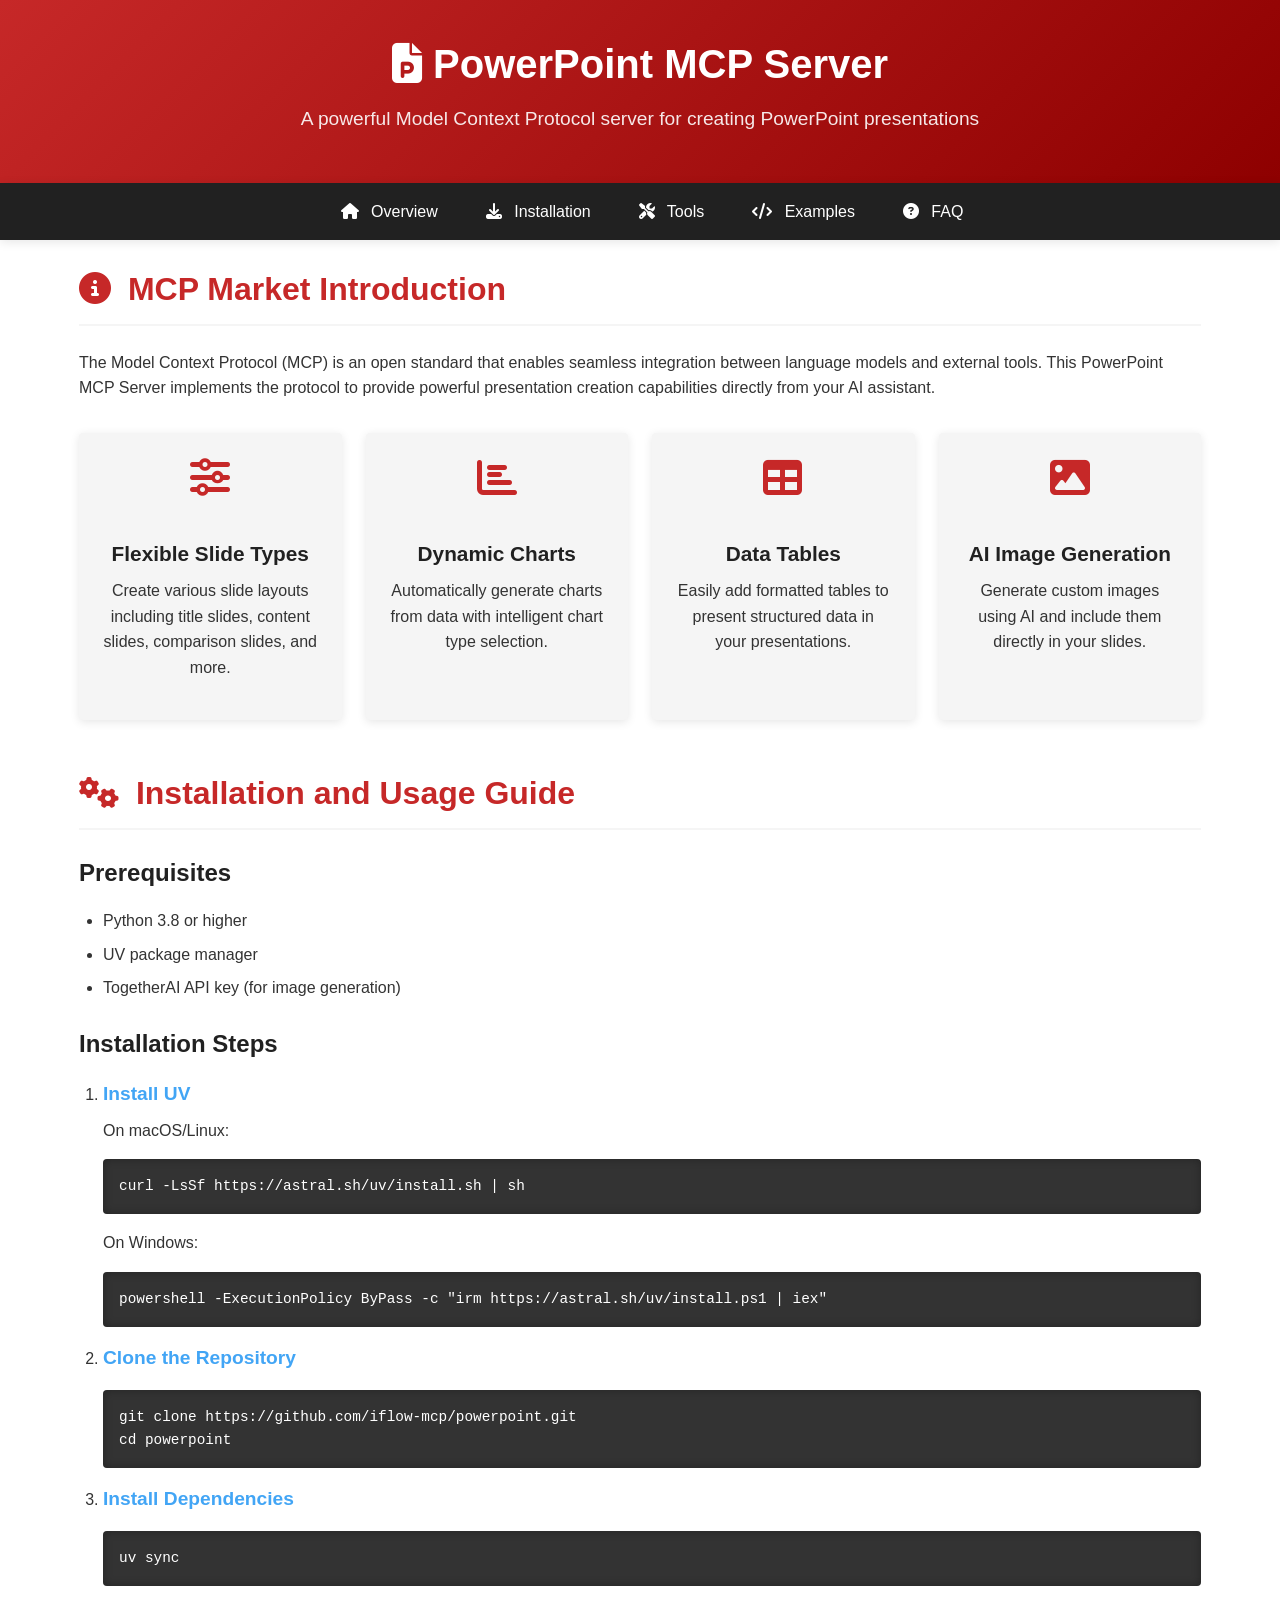
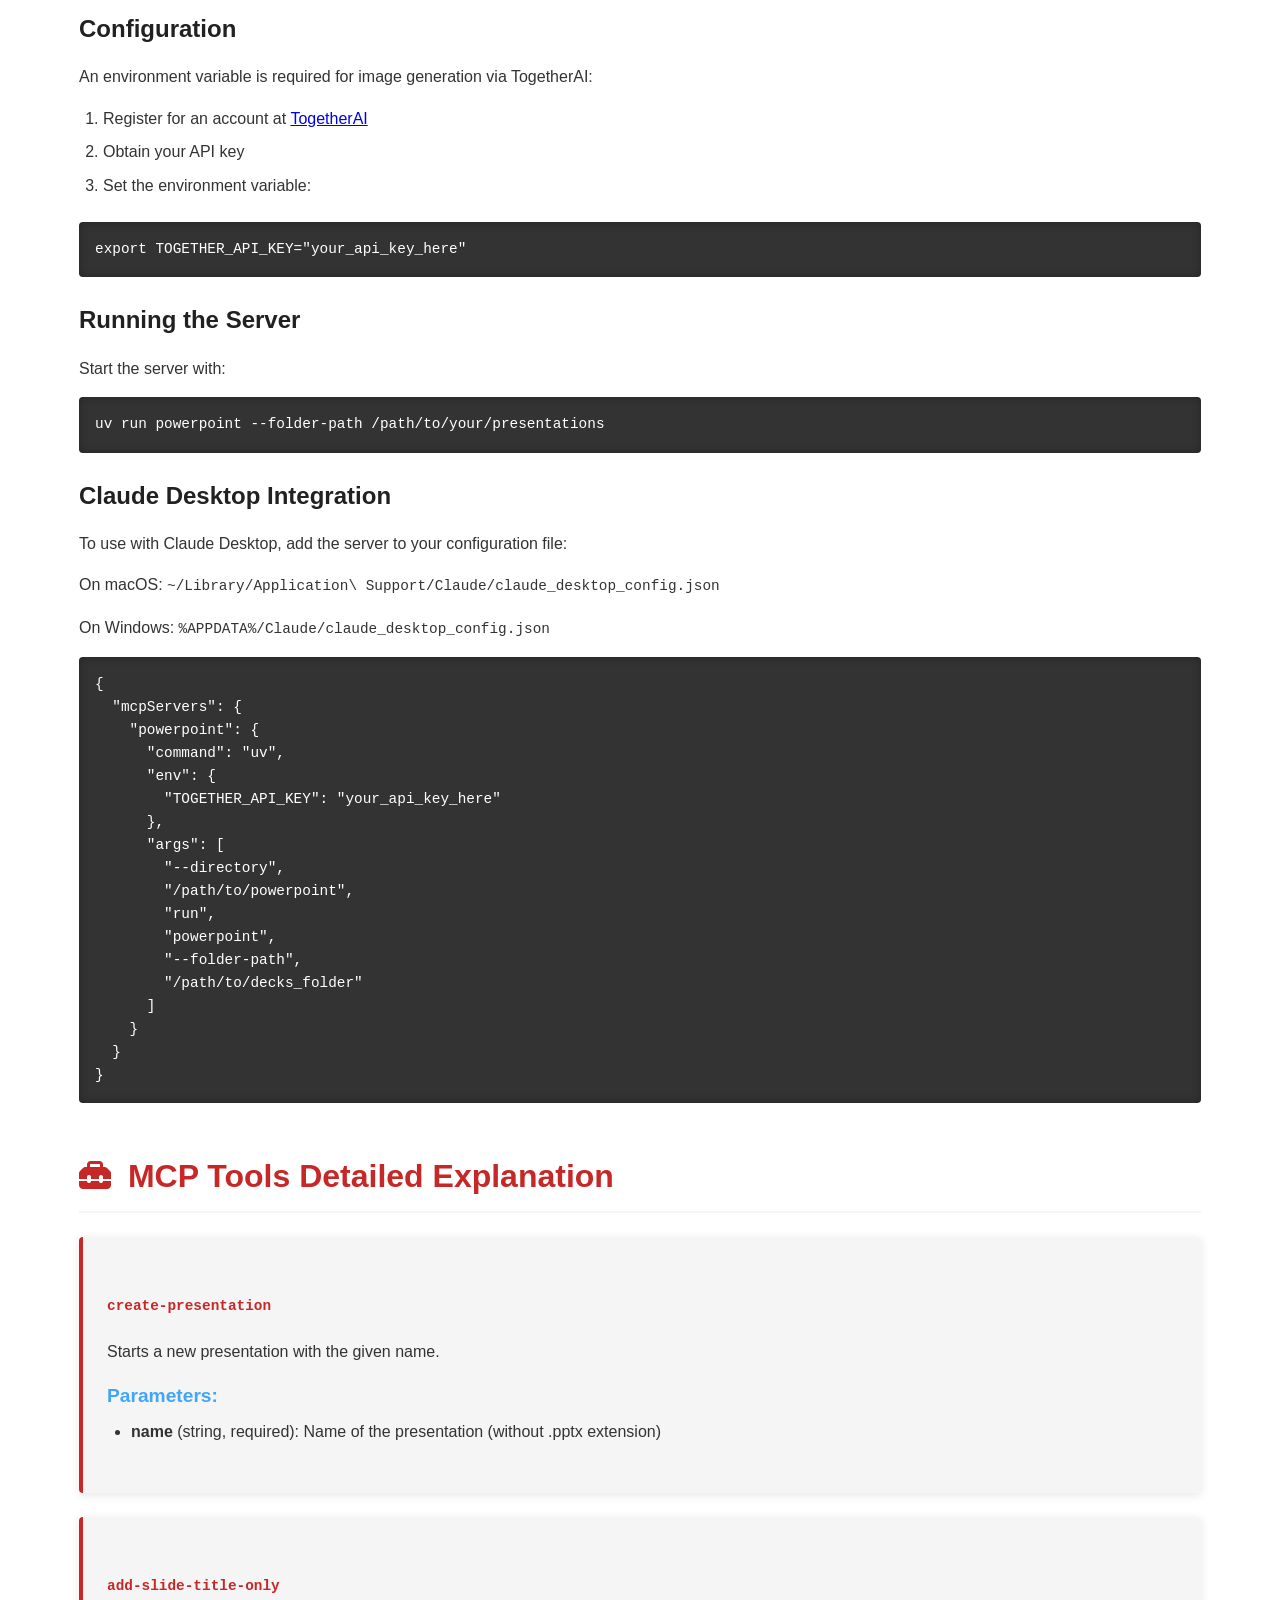
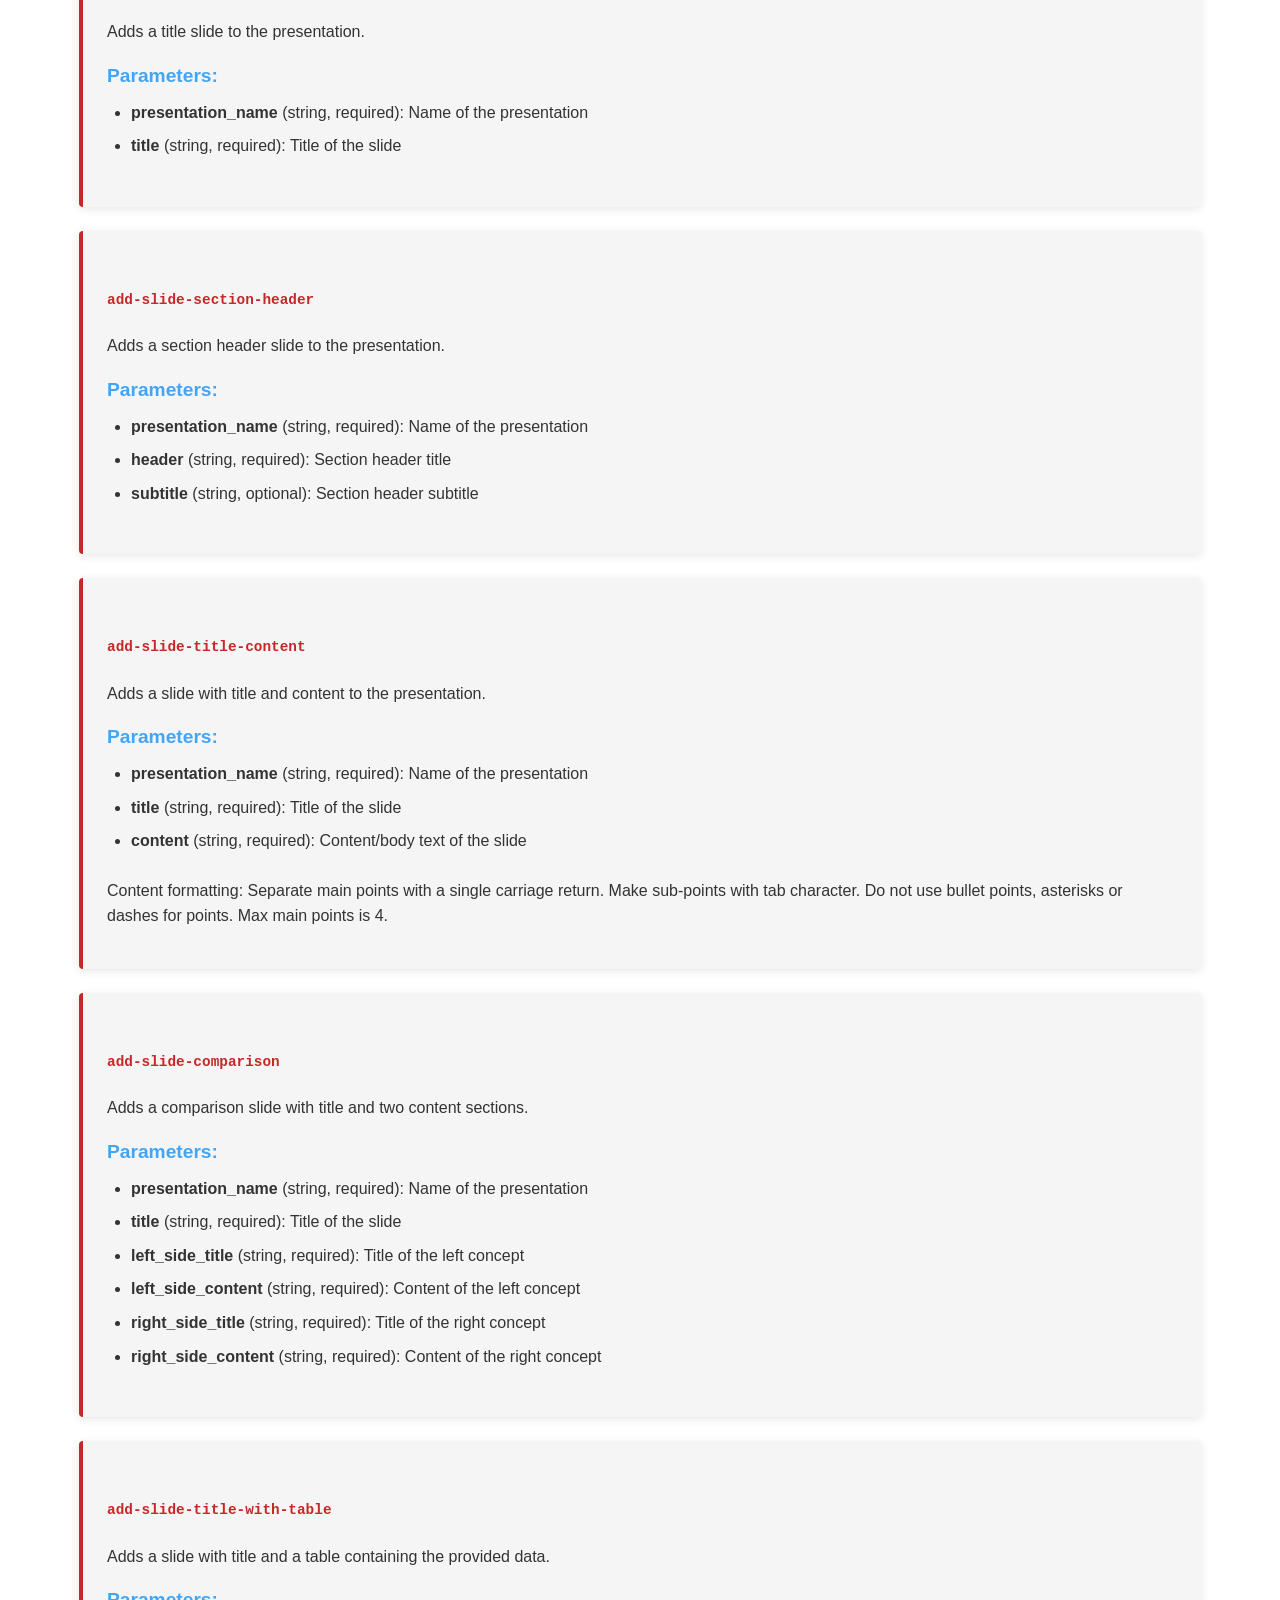
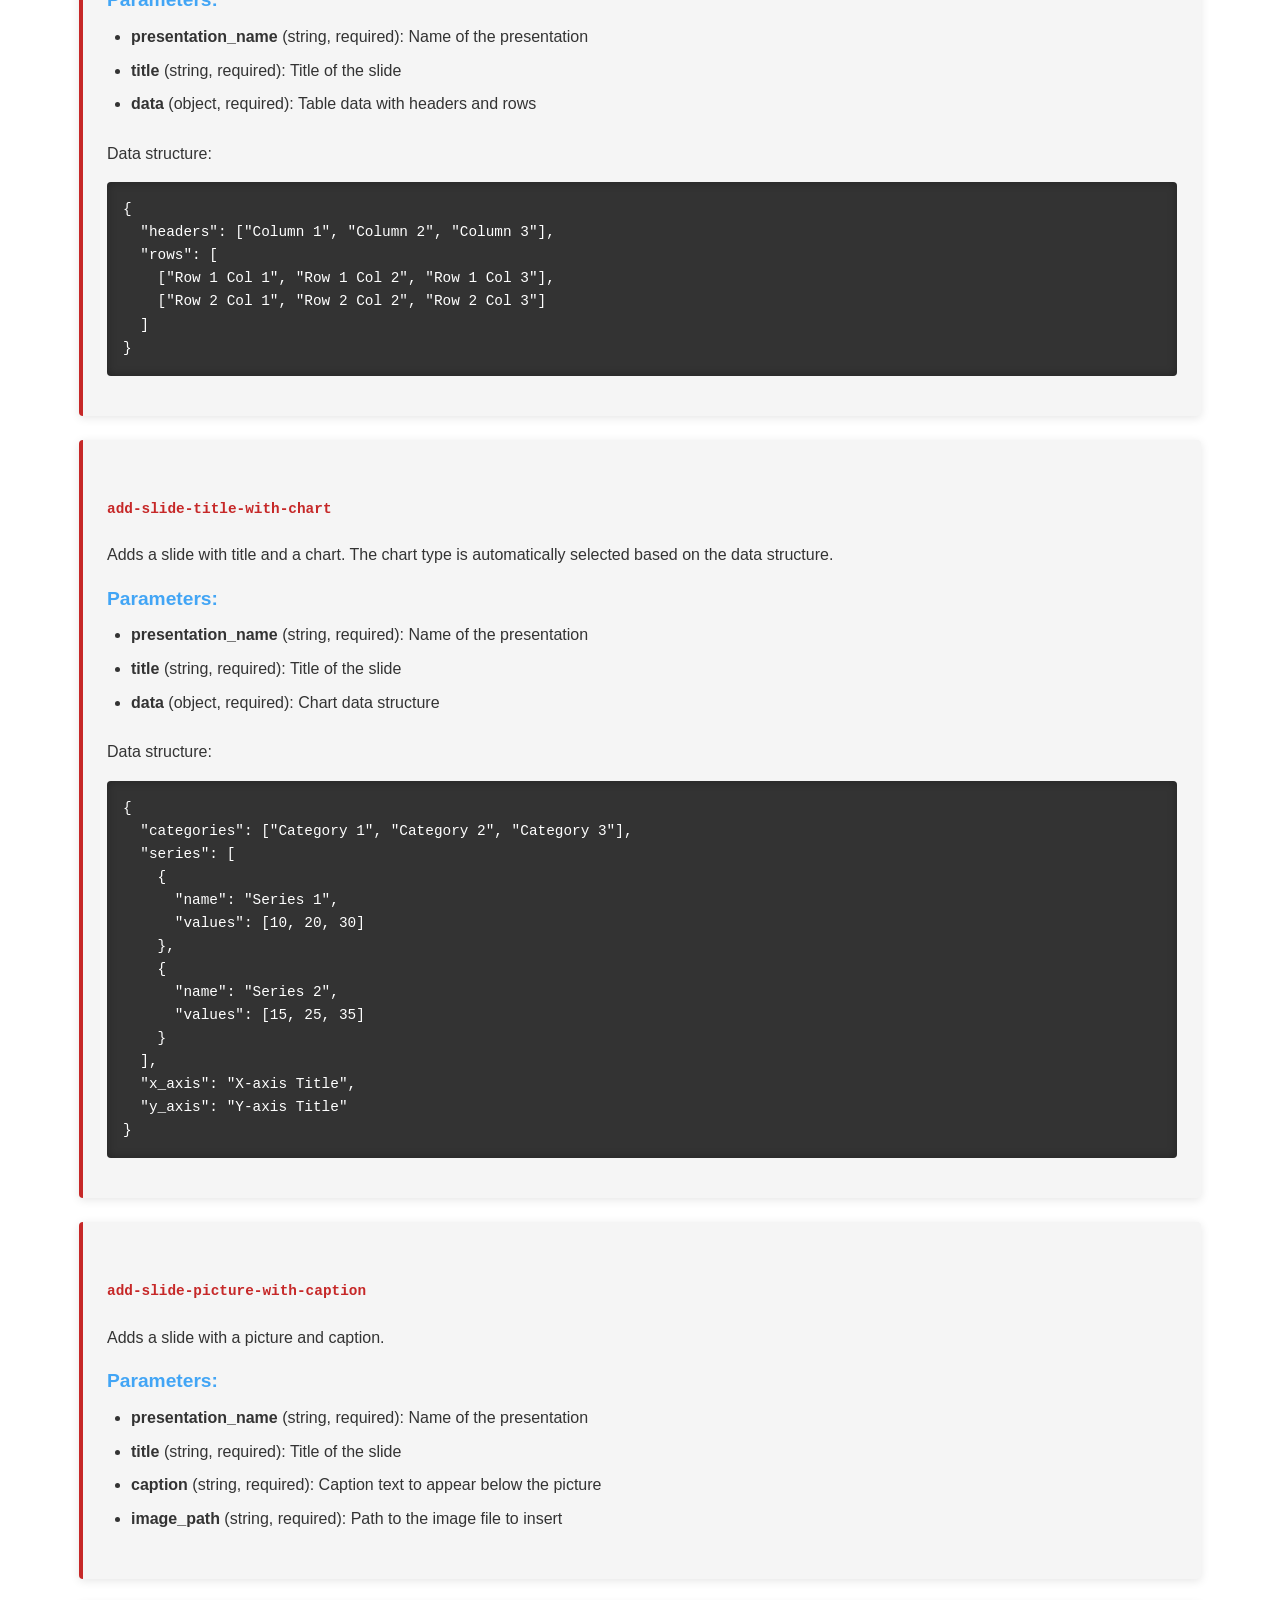
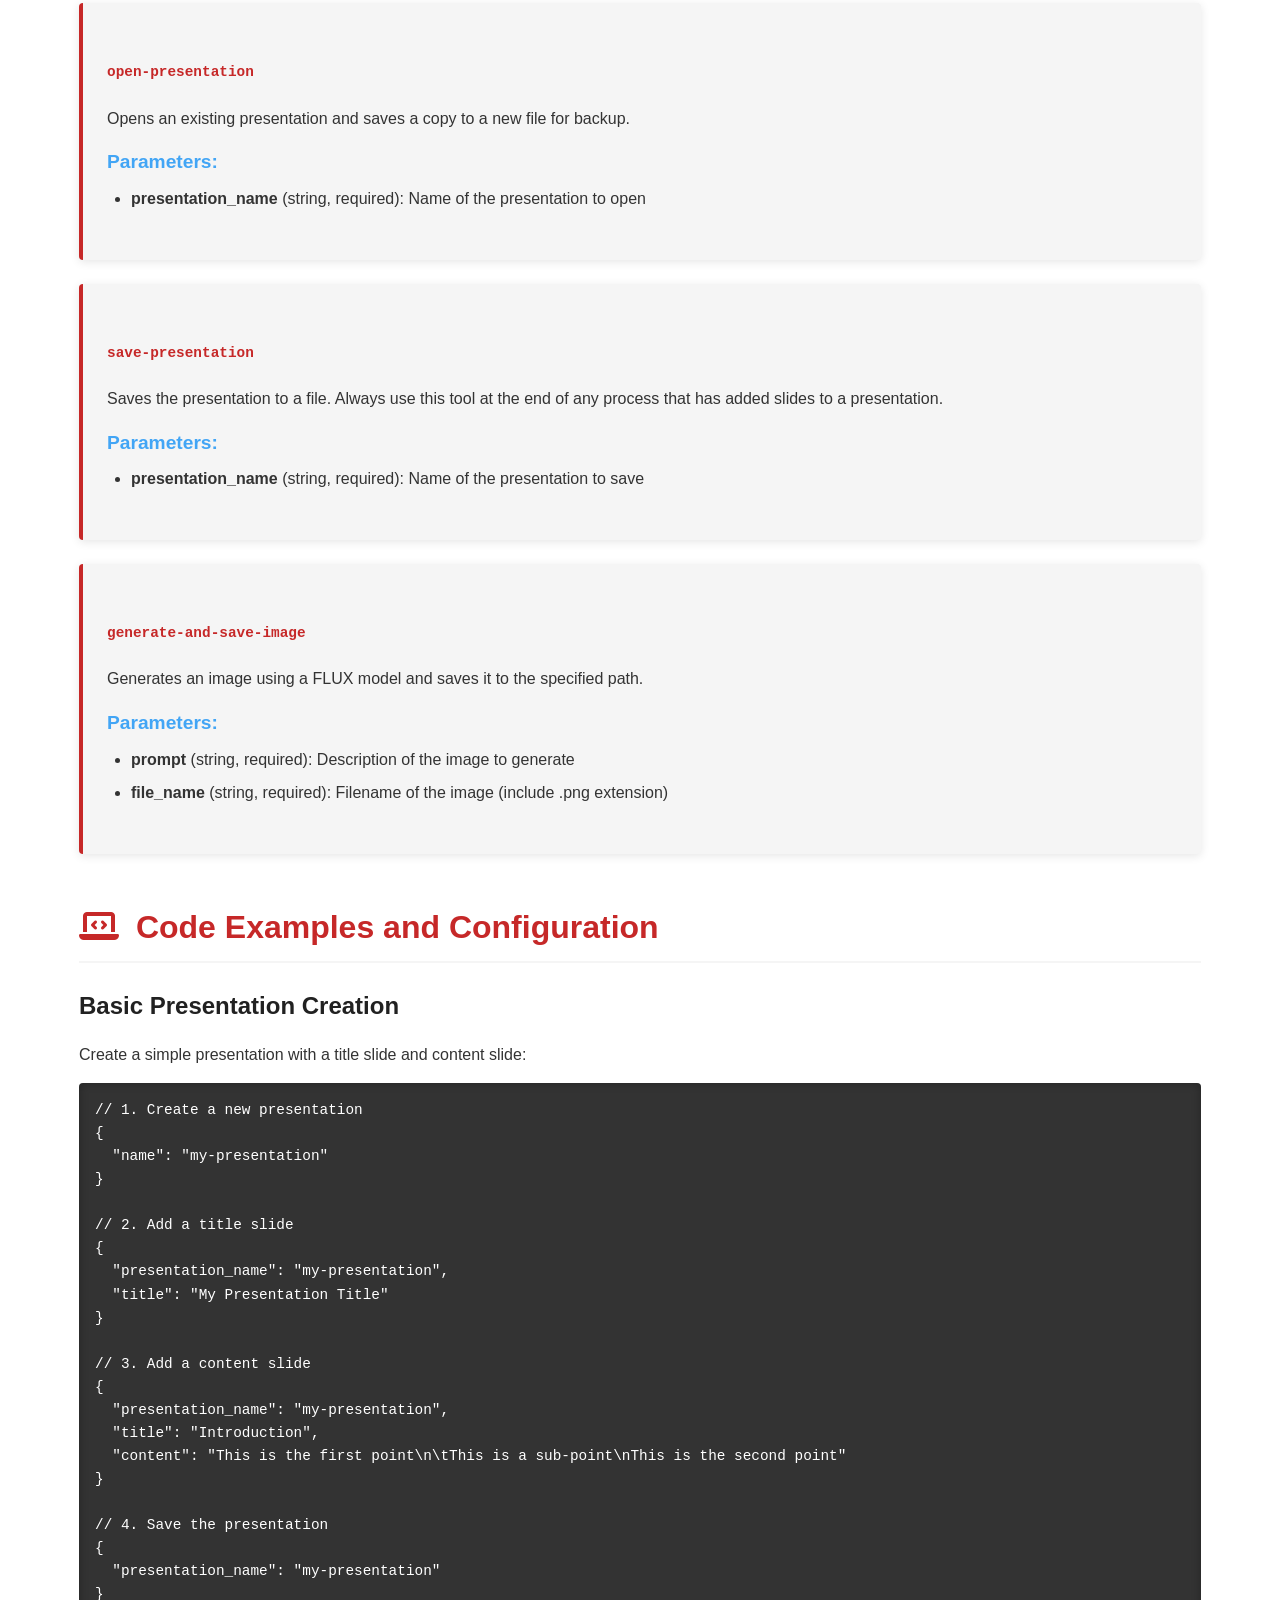
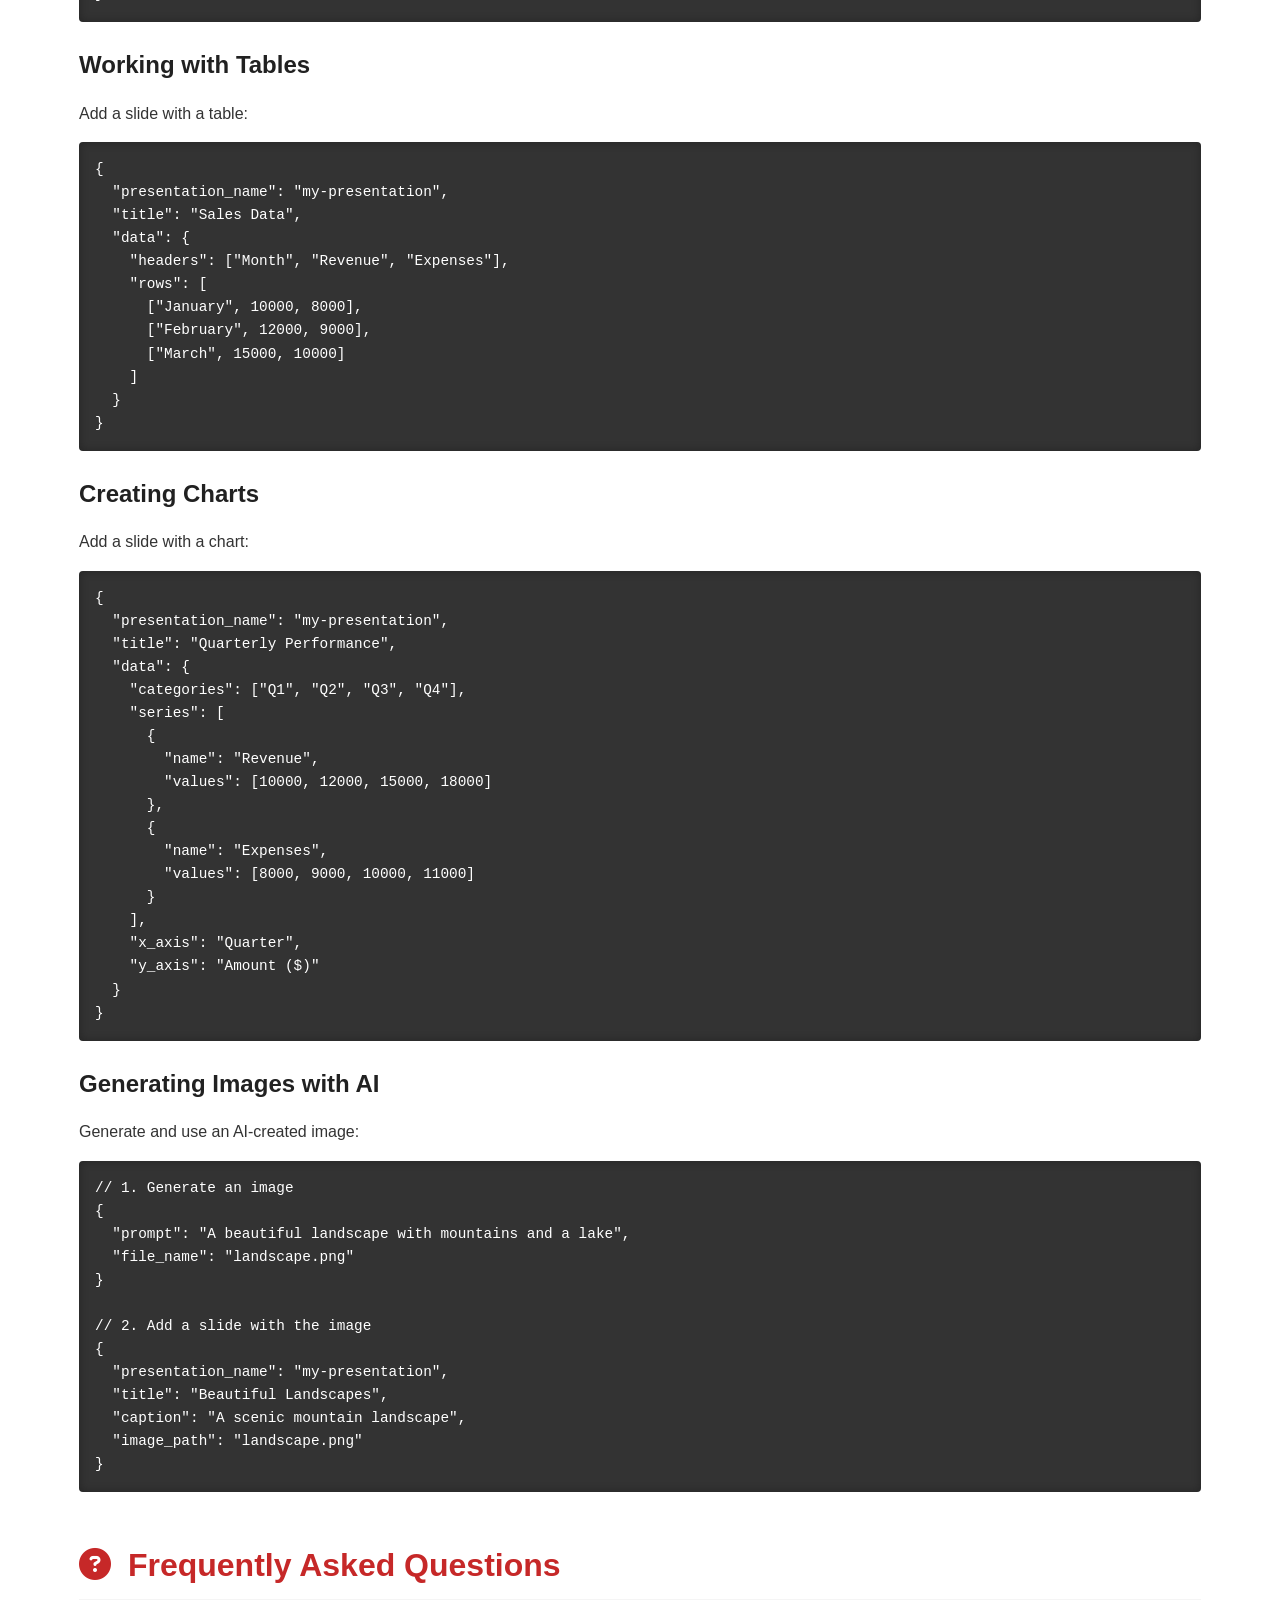
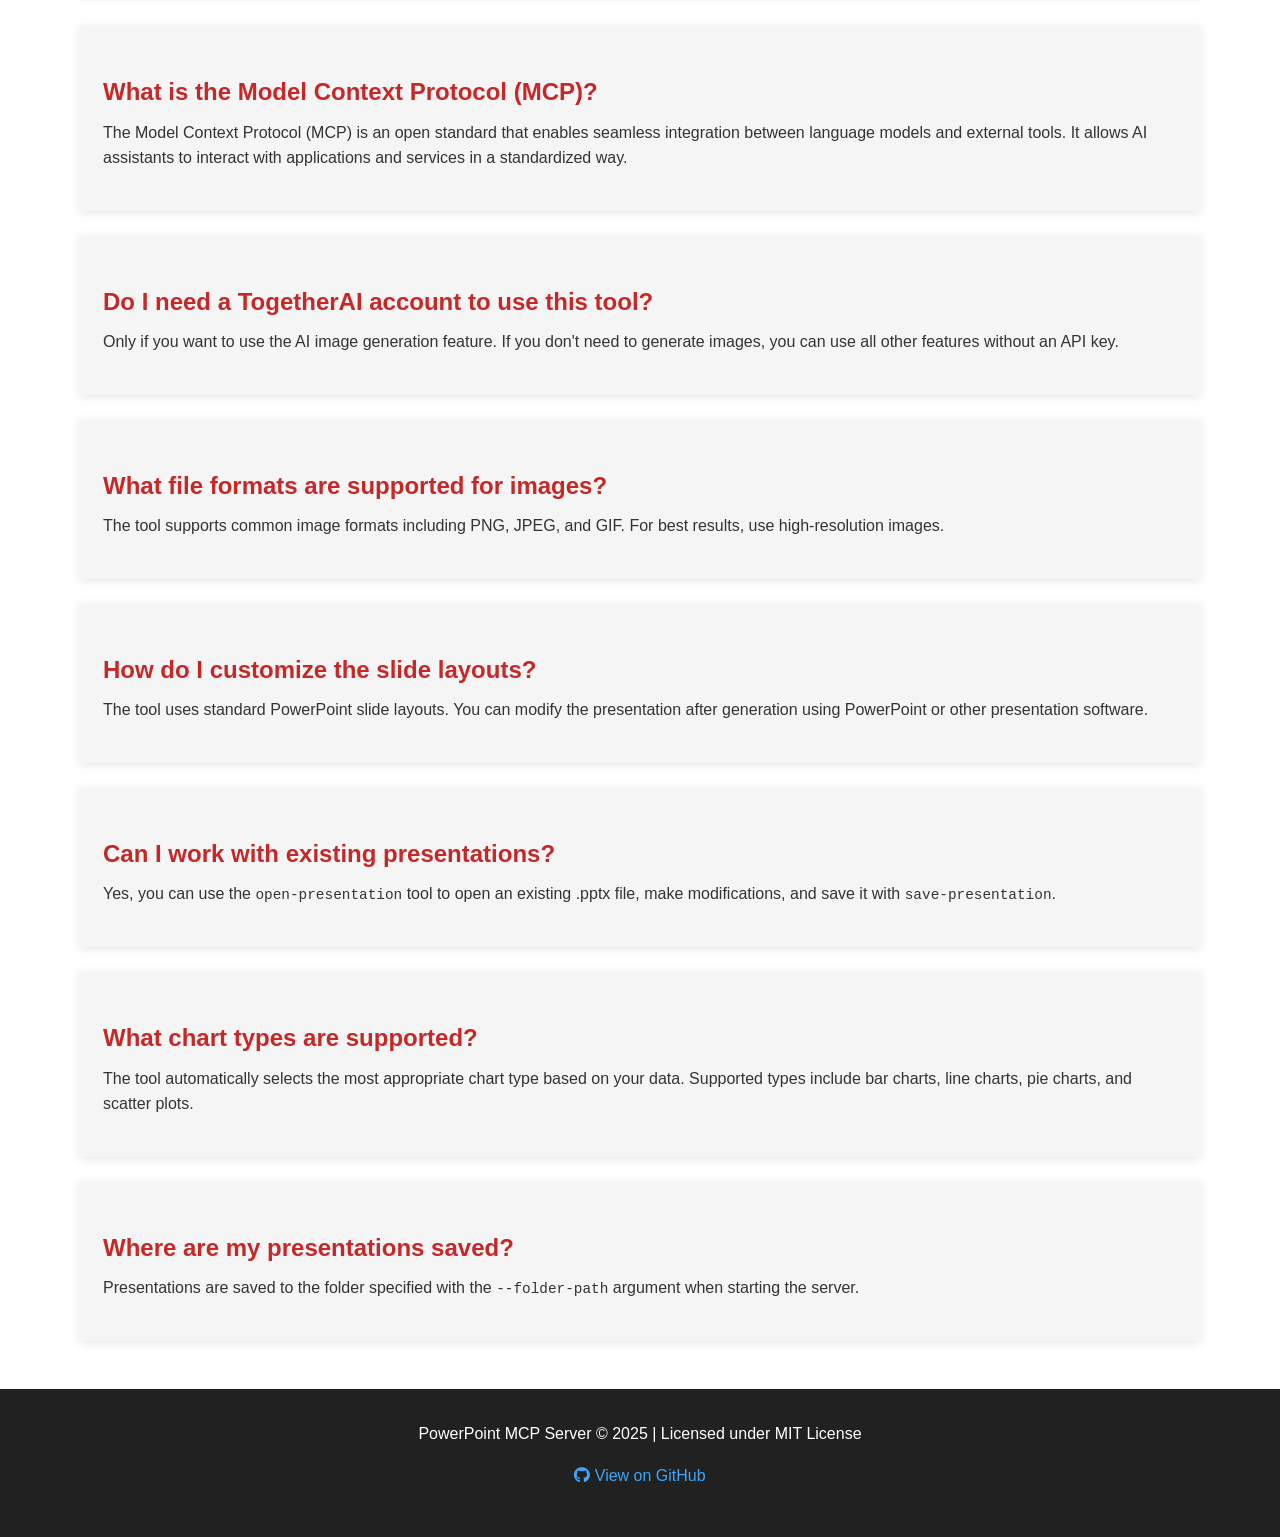
<file: docs/index.html>
<!DOCTYPE html>
<html lang="en">
<head>
    <meta charset="UTF-8">
    <meta name="viewport" content="width=device-width, initial-scale=1.0">
    <title>PowerPoint MCP Server Documentation</title>
    <link rel="stylesheet" href="https://cdnjs.cloudflare.com/ajax/libs/font-awesome/6.4.0/css/all.min.css">
    <link rel="stylesheet" href="css/style.css">
</head>
<body>
    <header>
        <div class="container">
            <h1><i class="fas fa-file-powerpoint"></i> PowerPoint MCP Server</h1>
            <p>A powerful Model Context Protocol server for creating PowerPoint presentations</p>
        </div>
    </header>

    <nav>
        <div class="container">
            <ul>
                <li><a href="#overview"><i class="fas fa-home"></i> Overview</a></li>
                <li><a href="#installation"><i class="fas fa-download"></i> Installation</a></li>
                <li><a href="#tools"><i class="fas fa-tools"></i> Tools</a></li>
                <li><a href="#examples"><i class="fas fa-code"></i> Examples</a></li>
                <li><a href="#faq"><i class="fas fa-question-circle"></i> FAQ</a></li>
            </ul>
        </div>
    </nav>

    <main class="container">
        <section id="overview">
            <h2><i class="fas fa-info-circle"></i> MCP Market Introduction</h2>
            <p>The Model Context Protocol (MCP) is an open standard that enables seamless integration between language models and external tools. This PowerPoint MCP Server implements the protocol to provide powerful presentation creation capabilities directly from your AI assistant.</p>
            
            <div class="feature-grid">
                <div class="feature-card">
                    <i class="fas fa-sliders-h"></i>
                    <h3>Flexible Slide Types</h3>
                    <p>Create various slide layouts including title slides, content slides, comparison slides, and more.</p>
                </div>
                <div class="feature-card">
                    <i class="fas fa-chart-bar"></i>
                    <h3>Dynamic Charts</h3>
                    <p>Automatically generate charts from data with intelligent chart type selection.</p>
                </div>
                <div class="feature-card">
                    <i class="fas fa-table"></i>
                    <h3>Data Tables</h3>
                    <p>Easily add formatted tables to present structured data in your presentations.</p>
                </div>
                <div class="feature-card">
                    <i class="fas fa-image"></i>
                    <h3>AI Image Generation</h3>
                    <p>Generate custom images using AI and include them directly in your slides.</p>
                </div>
            </div>
        </section>

        <section id="installation">
            <h2><i class="fas fa-cogs"></i> Installation and Usage Guide</h2>
            
            <h3>Prerequisites</h3>
            <ul>
                <li>Python 3.8 or higher</li>
                <li>UV package manager</li>
                <li>TogetherAI API key (for image generation)</li>
            </ul>
            
            <h3>Installation Steps</h3>
            <ol>
                <li>
                    <h4>Install UV</h4>
                    <p>On macOS/Linux:</p>
                    <pre><code>curl -LsSf https://astral.sh/uv/install.sh | sh</code></pre>
                    <p>On Windows:</p>
                    <pre><code>powershell -ExecutionPolicy ByPass -c "irm https://astral.sh/uv/install.ps1 | iex"</code></pre>
                </li>
                <li>
                    <h4>Clone the Repository</h4>
                    <pre><code>git clone https://github.com/iflow-mcp/powerpoint.git
cd powerpoint</code></pre>
                </li>
                <li>
                    <h4>Install Dependencies</h4>
                    <pre><code>uv sync</code></pre>
                </li>
            </ol>
            
            <h3>Configuration</h3>
            <p>An environment variable is required for image generation via TogetherAI:</p>
            <ol>
                <li>Register for an account at <a href="https://api.together.xyz/settings/api-keys" target="_blank">TogetherAI</a></li>
                <li>Obtain your API key</li>
                <li>Set the environment variable:</li>
            </ol>
            <pre><code>export TOGETHER_API_KEY="your_api_key_here"</code></pre>
            
            <h3>Running the Server</h3>
            <p>Start the server with:</p>
            <pre><code>uv run powerpoint --folder-path /path/to/your/presentations</code></pre>
            
            <h3>Claude Desktop Integration</h3>
            <p>To use with Claude Desktop, add the server to your configuration file:</p>
            <p>On macOS: <code>~/Library/Application\ Support/Claude/claude_desktop_config.json</code></p>
            <p>On Windows: <code>%APPDATA%/Claude/claude_desktop_config.json</code></p>
            <pre><code>{
  "mcpServers": {
    "powerpoint": {
      "command": "uv",
      "env": {
        "TOGETHER_API_KEY": "your_api_key_here"
      },
      "args": [
        "--directory",
        "/path/to/powerpoint",
        "run",
        "powerpoint",
        "--folder-path",
        "/path/to/decks_folder"
      ]
    }
  }
}</code></pre>
        </section>

        <section id="tools">
            <h2><i class="fas fa-toolbox"></i> MCP Tools Detailed Explanation</h2>
            
            <div class="tool-card">
                <h3><code>create-presentation</code></h3>
                <p>Starts a new presentation with the given name.</p>
                <h4>Parameters:</h4>
                <ul>
                    <li><strong>name</strong> (string, required): Name of the presentation (without .pptx extension)</li>
                </ul>
            </div>
            
            <div class="tool-card">
                <h3><code>add-slide-title-only</code></h3>
                <p>Adds a title slide to the presentation.</p>
                <h4>Parameters:</h4>
                <ul>
                    <li><strong>presentation_name</strong> (string, required): Name of the presentation</li>
                    <li><strong>title</strong> (string, required): Title of the slide</li>
                </ul>
            </div>
            
            <div class="tool-card">
                <h3><code>add-slide-section-header</code></h3>
                <p>Adds a section header slide to the presentation.</p>
                <h4>Parameters:</h4>
                <ul>
                    <li><strong>presentation_name</strong> (string, required): Name of the presentation</li>
                    <li><strong>header</strong> (string, required): Section header title</li>
                    <li><strong>subtitle</strong> (string, optional): Section header subtitle</li>
                </ul>
            </div>
            
            <div class="tool-card">
                <h3><code>add-slide-title-content</code></h3>
                <p>Adds a slide with title and content to the presentation.</p>
                <h4>Parameters:</h4>
                <ul>
                    <li><strong>presentation_name</strong> (string, required): Name of the presentation</li>
                    <li><strong>title</strong> (string, required): Title of the slide</li>
                    <li><strong>content</strong> (string, required): Content/body text of the slide</li>
                </ul>
                <p>Content formatting: Separate main points with a single carriage return. Make sub-points with tab character. Do not use bullet points, asterisks or dashes for points. Max main points is 4.</p>
            </div>
            
            <div class="tool-card">
                <h3><code>add-slide-comparison</code></h3>
                <p>Adds a comparison slide with title and two content sections.</p>
                <h4>Parameters:</h4>
                <ul>
                    <li><strong>presentation_name</strong> (string, required): Name of the presentation</li>
                    <li><strong>title</strong> (string, required): Title of the slide</li>
                    <li><strong>left_side_title</strong> (string, required): Title of the left concept</li>
                    <li><strong>left_side_content</strong> (string, required): Content of the left concept</li>
                    <li><strong>right_side_title</strong> (string, required): Title of the right concept</li>
                    <li><strong>right_side_content</strong> (string, required): Content of the right concept</li>
                </ul>
            </div>
            
            <div class="tool-card">
                <h3><code>add-slide-title-with-table</code></h3>
                <p>Adds a slide with title and a table containing the provided data.</p>
                <h4>Parameters:</h4>
                <ul>
                    <li><strong>presentation_name</strong> (string, required): Name of the presentation</li>
                    <li><strong>title</strong> (string, required): Title of the slide</li>
                    <li><strong>data</strong> (object, required): Table data with headers and rows</li>
                </ul>
                <p>Data structure:</p>
                <pre><code>{
  "headers": ["Column 1", "Column 2", "Column 3"],
  "rows": [
    ["Row 1 Col 1", "Row 1 Col 2", "Row 1 Col 3"],
    ["Row 2 Col 1", "Row 2 Col 2", "Row 2 Col 3"]
  ]
}</code></pre>
            </div>
            
            <div class="tool-card">
                <h3><code>add-slide-title-with-chart</code></h3>
                <p>Adds a slide with title and a chart. The chart type is automatically selected based on the data structure.</p>
                <h4>Parameters:</h4>
                <ul>
                    <li><strong>presentation_name</strong> (string, required): Name of the presentation</li>
                    <li><strong>title</strong> (string, required): Title of the slide</li>
                    <li><strong>data</strong> (object, required): Chart data structure</li>
                </ul>
                <p>Data structure:</p>
                <pre><code>{
  "categories": ["Category 1", "Category 2", "Category 3"],
  "series": [
    {
      "name": "Series 1",
      "values": [10, 20, 30]
    },
    {
      "name": "Series 2",
      "values": [15, 25, 35]
    }
  ],
  "x_axis": "X-axis Title",
  "y_axis": "Y-axis Title"
}</code></pre>
            </div>
            
            <div class="tool-card">
                <h3><code>add-slide-picture-with-caption</code></h3>
                <p>Adds a slide with a picture and caption.</p>
                <h4>Parameters:</h4>
                <ul>
                    <li><strong>presentation_name</strong> (string, required): Name of the presentation</li>
                    <li><strong>title</strong> (string, required): Title of the slide</li>
                    <li><strong>caption</strong> (string, required): Caption text to appear below the picture</li>
                    <li><strong>image_path</strong> (string, required): Path to the image file to insert</li>
                </ul>
            </div>
            
            <div class="tool-card">
                <h3><code>open-presentation</code></h3>
                <p>Opens an existing presentation and saves a copy to a new file for backup.</p>
                <h4>Parameters:</h4>
                <ul>
                    <li><strong>presentation_name</strong> (string, required): Name of the presentation to open</li>
                </ul>
            </div>
            
            <div class="tool-card">
                <h3><code>save-presentation</code></h3>
                <p>Saves the presentation to a file. Always use this tool at the end of any process that has added slides to a presentation.</p>
                <h4>Parameters:</h4>
                <ul>
                    <li><strong>presentation_name</strong> (string, required): Name of the presentation to save</li>
                </ul>
            </div>
            
            <div class="tool-card">
                <h3><code>generate-and-save-image</code></h3>
                <p>Generates an image using a FLUX model and saves it to the specified path.</p>
                <h4>Parameters:</h4>
                <ul>
                    <li><strong>prompt</strong> (string, required): Description of the image to generate</li>
                    <li><strong>file_name</strong> (string, required): Filename of the image (include .png extension)</li>
                </ul>
            </div>
        </section>

        <section id="examples">
            <h2><i class="fas fa-laptop-code"></i> Code Examples and Configuration</h2>
            
            <h3>Basic Presentation Creation</h3>
            <p>Create a simple presentation with a title slide and content slide:</p>
            <pre><code>// 1. Create a new presentation
{
  "name": "my-presentation"
}

// 2. Add a title slide
{
  "presentation_name": "my-presentation",
  "title": "My Presentation Title"
}

// 3. Add a content slide
{
  "presentation_name": "my-presentation",
  "title": "Introduction",
  "content": "This is the first point\n\tThis is a sub-point\nThis is the second point"
}

// 4. Save the presentation
{
  "presentation_name": "my-presentation"
}</code></pre>
            
            <h3>Working with Tables</h3>
            <p>Add a slide with a table:</p>
            <pre><code>{
  "presentation_name": "my-presentation",
  "title": "Sales Data",
  "data": {
    "headers": ["Month", "Revenue", "Expenses"],
    "rows": [
      ["January", 10000, 8000],
      ["February", 12000, 9000],
      ["March", 15000, 10000]
    ]
  }
}</code></pre>
            
            <h3>Creating Charts</h3>
            <p>Add a slide with a chart:</p>
            <pre><code>{
  "presentation_name": "my-presentation",
  "title": "Quarterly Performance",
  "data": {
    "categories": ["Q1", "Q2", "Q3", "Q4"],
    "series": [
      {
        "name": "Revenue",
        "values": [10000, 12000, 15000, 18000]
      },
      {
        "name": "Expenses",
        "values": [8000, 9000, 10000, 11000]
      }
    ],
    "x_axis": "Quarter",
    "y_axis": "Amount ($)"
  }
}</code></pre>
            
            <h3>Generating Images with AI</h3>
            <p>Generate and use an AI-created image:</p>
            <pre><code>// 1. Generate an image
{
  "prompt": "A beautiful landscape with mountains and a lake",
  "file_name": "landscape.png"
}

// 2. Add a slide with the image
{
  "presentation_name": "my-presentation",
  "title": "Beautiful Landscapes",
  "caption": "A scenic mountain landscape",
  "image_path": "landscape.png"
}</code></pre>
        </section>

        <section id="faq">
            <h2><i class="fas fa-question-circle"></i> Frequently Asked Questions</h2>
            
            <div class="faq-item">
                <h3>What is the Model Context Protocol (MCP)?</h3>
                <p>The Model Context Protocol (MCP) is an open standard that enables seamless integration between language models and external tools. It allows AI assistants to interact with applications and services in a standardized way.</p>
            </div>
            
            <div class="faq-item">
                <h3>Do I need a TogetherAI account to use this tool?</h3>
                <p>Only if you want to use the AI image generation feature. If you don't need to generate images, you can use all other features without an API key.</p>
            </div>
            
            <div class="faq-item">
                <h3>What file formats are supported for images?</h3>
                <p>The tool supports common image formats including PNG, JPEG, and GIF. For best results, use high-resolution images.</p>
            </div>
            
            <div class="faq-item">
                <h3>How do I customize the slide layouts?</h3>
                <p>The tool uses standard PowerPoint slide layouts. You can modify the presentation after generation using PowerPoint or other presentation software.</p>
            </div>
            
            <div class="faq-item">
                <h3>Can I work with existing presentations?</h3>
                <p>Yes, you can use the <code>open-presentation</code> tool to open an existing .pptx file, make modifications, and save it with <code>save-presentation</code>.</p>
            </div>
            
            <div class="faq-item">
                <h3>What chart types are supported?</h3>
                <p>The tool automatically selects the most appropriate chart type based on your data. Supported types include bar charts, line charts, pie charts, and scatter plots.</p>
            </div>
            
            <div class="faq-item">
                <h3>Where are my presentations saved?</h3>
                <p>Presentations are saved to the folder specified with the <code>--folder-path</code> argument when starting the server.</p>
            </div>
        </section>
    </main>

    <footer>
        <div class="container">
            <p>PowerPoint MCP Server © 2025 | Licensed under MIT License</p>
            <p><a href="https://github.com/iflow-mcp/powerpoint" target="_blank"><i class="fab fa-github"></i> View on GitHub</a></p>
        </div>
    </footer>

    <script src="js/script.js"></script>
</body>
</html>
</file>
<file: docs/css/style.css>
/* Base styles */
:root {
  --primary-color: #c62828;
  --primary-dark: #8e0000;
  --secondary-color: #212121;
  --accent-color: #42a5f5;
  --light-bg: #f5f5f5;
  --dark-bg: #333;
  --text-light: #fff;
  --text-dark: #333;
  --text-muted: #666;
  --border-radius: 4px;
  --box-shadow: 0 2px 10px rgba(0, 0, 0, 0.1);
  --transition: all 0.3s ease;
}

* {
  margin: 0;
  padding: 0;
  box-sizing: border-box;
}

body {
  font-family: 'Segoe UI', Tahoma, Geneva, Verdana, sans-serif;
  line-height: 1.6;
  color: var(--text-dark);
  background-color: #fff;
}

.container {
  width: 90%;
  max-width: 1200px;
  margin: 0 auto;
  padding: 0 15px;
}

/* Header styles */
header {
  background: linear-gradient(135deg, var(--primary-color), var(--primary-dark));
  color: var(--text-light);
  padding: 2rem 0;
  text-align: center;
  box-shadow: var(--box-shadow);
}

header h1 {
  font-size: 2.5rem;
  margin-bottom: 0.5rem;
}

header p {
  font-size: 1.2rem;
  opacity: 0.9;
}

/* Navigation styles */
nav {
  background-color: var(--secondary-color);
  position: sticky;
  top: 0;
  z-index: 100;
  box-shadow: var(--box-shadow);
}

nav ul {
  display: flex;
  list-style: none;
  justify-content: center;
  flex-wrap: wrap;
}

nav ul li {
  margin: 0;
}

nav ul li a {
  display: block;
  color: var(--text-light);
  text-decoration: none;
  padding: 1rem 1.5rem;
  transition: var(--transition);
  font-weight: 500;
}

nav ul li a:hover,
nav ul li a:focus {
  background-color: var(--primary-color);
}

nav ul li a i {
  margin-right: 0.5rem;
}

/* Main content styles */
main {
  padding: 2rem 0;
}

section {
  margin-bottom: 3rem;
  scroll-margin-top: 80px;
}

h2 {
  color: var(--primary-color);
  font-size: 2rem;
  margin-bottom: 1.5rem;
  padding-bottom: 0.5rem;
  border-bottom: 2px solid var(--light-bg);
}

h2 i {
  margin-right: 0.5rem;
}

h3 {
  color: var(--secondary-color);
  font-size: 1.5rem;
  margin: 1.5rem 0 1rem;
}

h4 {
  color: var(--accent-color);
  font-size: 1.2rem;
  margin: 1rem 0 0.5rem;
}

p {
  margin-bottom: 1rem;
}

ul, ol {
  margin-bottom: 1.5rem;
  padding-left: 1.5rem;
}

ul li, ol li {
  margin-bottom: 0.5rem;
}

/* Feature grid */
.feature-grid {
  display: grid;
  grid-template-columns: repeat(auto-fit, minmax(250px, 1fr));
  gap: 1.5rem;
  margin-top: 2rem;
}

.feature-card {
  background-color: var(--light-bg);
  border-radius: var(--border-radius);
  padding: 1.5rem;
  text-align: center;
  transition: var(--transition);
  box-shadow: var(--box-shadow);
}

.feature-card:hover {
  transform: translateY(-5px);
  box-shadow: 0 5px 15px rgba(0, 0, 0, 0.1);
}

.feature-card i {
  font-size: 2.5rem;
  color: var(--primary-color);
  margin-bottom: 1rem;
}

.feature-card h3 {
  font-size: 1.3rem;
  margin-bottom: 0.5rem;
  color: var(--secondary-color);
}

/* Tool cards */
.tool-card {
  background-color: var(--light-bg);
  border-left: 4px solid var(--primary-color);
  border-radius: var(--border-radius);
  padding: 1.5rem;
  margin-bottom: 1.5rem;
  box-shadow: var(--box-shadow);
}

.tool-card h3 {
  color: var(--primary-color);
  font-family: 'Courier New', monospace;
  margin-bottom: 1rem;
}

.tool-card h4 {
  margin-top: 1rem;
}

/* Code blocks */
pre {
  background-color: var(--dark-bg);
  color: var(--text-light);
  padding: 1rem;
  border-radius: var(--border-radius);
  overflow-x: auto;
  margin: 1rem 0;
  box-shadow: inset 0 0 10px rgba(0, 0, 0, 0.3);
}

code {
  font-family: 'Courier New', monospace;
  font-size: 0.9rem;
}

/* FAQ items */
.faq-item {
  background-color: var(--light-bg);
  border-radius: var(--border-radius);
  padding: 1.5rem;
  margin-bottom: 1.5rem;
  box-shadow: var(--box-shadow);
}

.faq-item h3 {
  color: var(--primary-color);
  margin-bottom: 0.5rem;
}

/* Footer styles */
footer {
  background-color: var(--secondary-color);
  color: var(--text-light);
  text-align: center;
  padding: 2rem 0;
  margin-top: 2rem;
}

footer a {
  color: var(--accent-color);
  text-decoration: none;
}

footer a:hover {
  text-decoration: underline;
}

/* Responsive design */
@media (max-width: 768px) {
  header h1 {
    font-size: 2rem;
  }
  
  header p {
    font-size: 1rem;
  }
  
  nav ul {
    flex-direction: column;
  }
  
  nav ul li a {
    text-align: center;
    padding: 0.75rem;
  }
  
  .feature-grid {
    grid-template-columns: 1fr;
  }
  
  h2 {
    font-size: 1.7rem;
  }
  
  h3 {
    font-size: 1.3rem;
  }
}

@media (max-width: 480px) {
  .container {
    width: 95%;
  }
  
  header {
    padding: 1.5rem 0;
  }
  
  header h1 {
    font-size: 1.7rem;
  }
  
  main {
    padding: 1.5rem 0;
  }
  
  section {
    margin-bottom: 2rem;
  }
}
</file>
